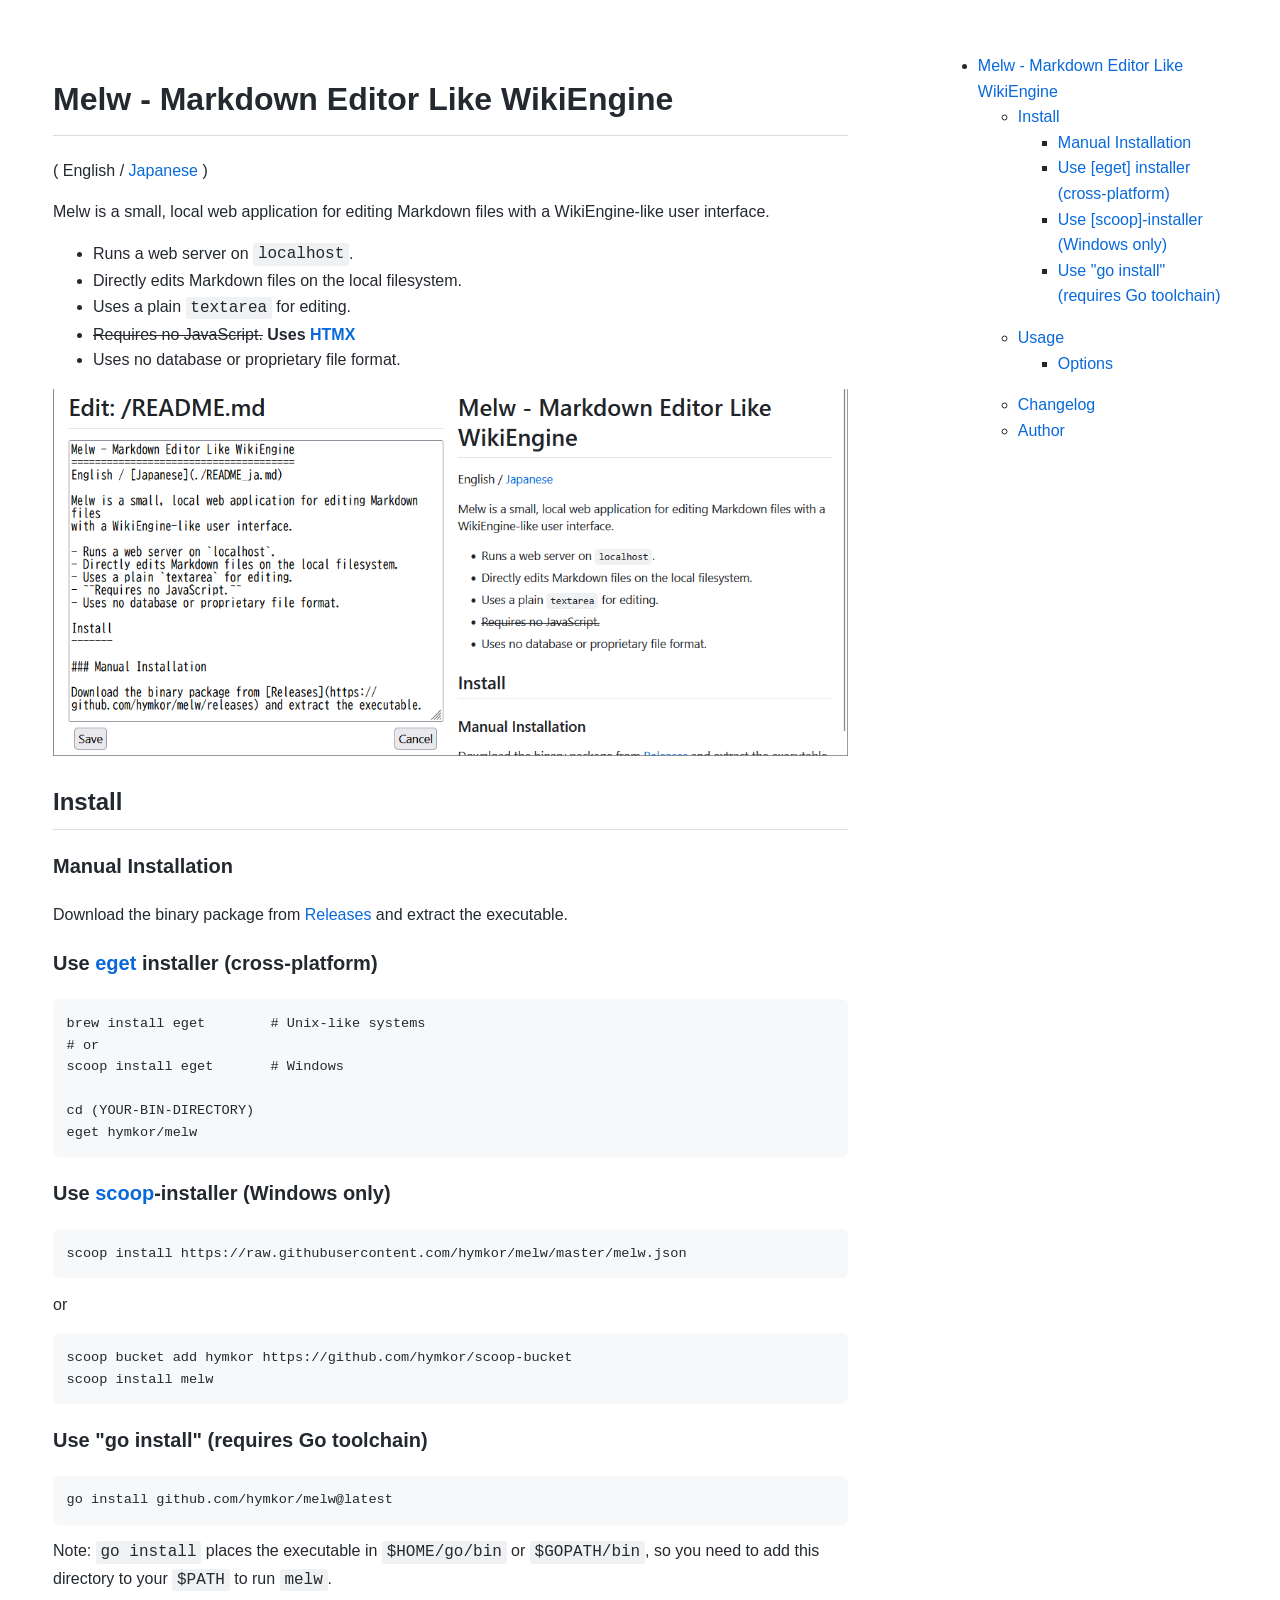
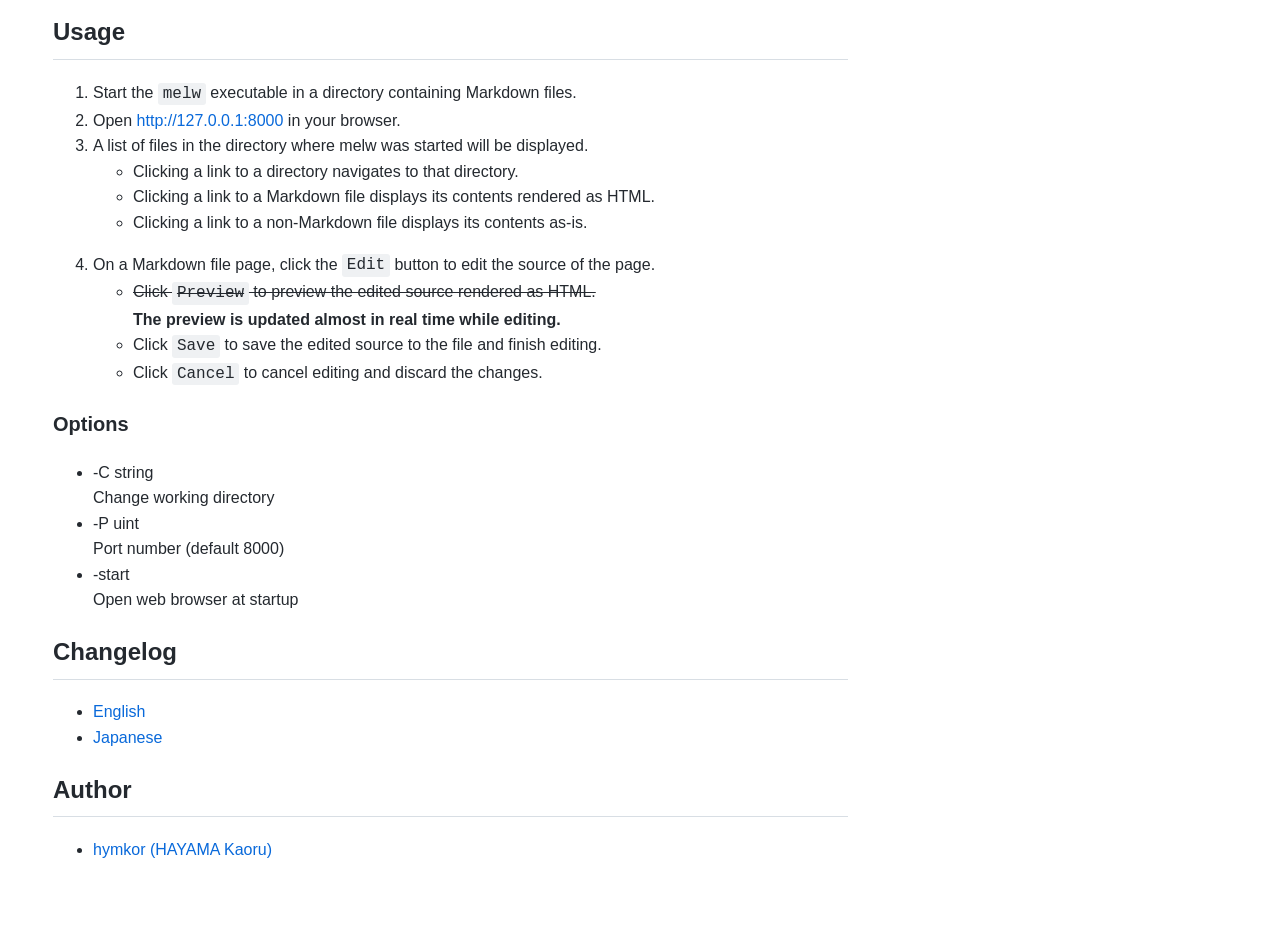
<file: docs/index.html>
<!DOCTYPE html><html><head>
<title>Melw - Markdown Editor Like WikiEngine</title>
<style type="text/css">
.markdown-body {
    font-family: -apple-system,BlinkMacSystemFont,"Segoe UI","Noto Sans",Helvetica,Arial,sans-serif,"Apple Color Emoji","Segoe UI Emoji";
    font-size: 16px;
    line-height: 1.6;
    color: #24292f;
    max-width: 900px;
    margin: auto;
}

.markdown-body h1,
.markdown-body h2 {
    border-bottom: 1px solid #d8dee4;
    padding-bottom: .3em;
    font-weight: 600;
}

.markdown-body h1 { font-size: 2em; }
.markdown-body h2 { font-size: 1.5em; }
.markdown-body h3 {
    font-size: 1.25em;
    font-weight: 600;
}

.markdown-body b,
.markdown-body strong {
    font-weight: 600;
}

.markdown-body p,
.markdown-body ul,
.markdown-body ol {
    margin: 0 0 1em;
}

.markdown-body a {
    color: #0969da;
    text-decoration: none;
}

.markdown-body a:hover {
    text-decoration: underline;
}

.markdown-body blockquote {
    margin: 0 0 1em;
    padding: 0 1em;
    color: #57606a;
    border-left: 4px solid #d0d7de;
}

.markdown-body pre {
    padding: 1em;
    overflow-x: auto;
    background: #f6f8fa;
    border-radius: 6px;
    font-size: 85%;
}

.markdown-body code {
    background: #eff1f3;
    padding: .15em .3em;
    border-radius: 3px;
}

.markdown-body pre code {
    background: none;
    padding: 0;
}

.markdown-body table {
    border-collapse: collapse;
    display: block;
    overflow-x: auto;
}

.markdown-body th,
.markdown-body td {
    border: 1px solid #d0d7de;
    padding: .4em .8em;
}

.markdown-body th {
    background: #f6f8fa;
}

.markdown-body img {
    max-width: 100%;
}

.markdown-body hr {
    border: 0;
    border-top: 1px solid #d8dee4;
}

.markdown-body tt,
.markdown-body code,
.markdown-body pre {
  font-family: ui-monospace, SFMono-Regular, SF Mono, Menlo, Consolas, Liberation Mono, monospace;
}
.markdown-body {
  box-sizing: border-box;
  max-width: 980px;
  margin: 0 auto;
  padding: 45px;
}
body{
  display:flex;
  overflow-y: scroll;
}
@media screen{
  div.sidebar{ width:30% }
  div.main{ width:70% }
}

@media print{
  div.sidebar,div.footer{ display:none }
  div.main{ width:100% }
}
a.permalink{
  font-size: 0.75em;
  vertical-align: super;
  text-decoration: none;
  margin-left: 0.3em;
  color: #888;
}
a.permalink:hover{
  color: #000;
  text-decoration: underline;
}

</style>
</head><body>
<div class="main markdown-body">
<h1 id="melw---markdown-editor-like-wikiengine">Melw - Markdown Editor Like WikiEngine</h1>
<p>( English / <a href="./index_ja.html">Japanese</a> )</p>
<p>Melw is a small, local web application for editing Markdown files
with a WikiEngine-like user interface.</p>
<ul>
<li>Runs a web server on <code>localhost</code>.</li>
<li>Directly edits Markdown files on the local filesystem.</li>
<li>Uses a plain <code>textarea</code> for editing.</li>
<li><del>Requires no JavaScript.</del> <strong>Uses <a href="https://htmx.org/">HTMX</a></strong></li>
<li>Uses no database or proprietary file format.</li>
</ul>
<p><img src="image.png" alt="" /></p>
<h2 id="install">Install</h2>
<h3 id="manual-installation">Manual Installation</h3>
<p>Download the binary package from <a href="https://github.com/hymkor/melw/releases">Releases</a> and extract the executable.</p>
<!-- go run github.com/hymkor/example-into-readme/cmd/how2install@master | -->
<h3 id="use-eget-installer-cross-platform">Use <a href="https://github.com/zyedidia/eget">eget</a> installer (cross-platform)</h3>
<pre><code class="language-sh">brew install eget        # Unix-like systems
# or
scoop install eget       # Windows

cd (YOUR-BIN-DIRECTORY)
eget hymkor/melw
</code></pre>
<h3 id="use-scoop-installer-windows-only">Use <a href="https://scoop.sh/">scoop</a>-installer (Windows only)</h3>
<pre><code>scoop install https://raw.githubusercontent.com/hymkor/melw/master/melw.json
</code></pre>
<p>or</p>
<pre><code>scoop bucket add hymkor https://github.com/hymkor/scoop-bucket
scoop install melw
</code></pre>
<h3 id="use-go-install-requires-go-toolchain">Use &quot;go install&quot; (requires Go toolchain)</h3>
<pre><code>go install github.com/hymkor/melw@latest
</code></pre>
<p>Note: <code>go install</code> places the executable in <code>$HOME/go/bin</code> or <code>$GOPATH/bin</code>, so you need to add this directory to your <code>$PATH</code> to run <code>melw</code>.</p>
<!-- -->
<h2 id="usage">Usage</h2>
<ol>
<li>Start the <code>melw</code> executable in a directory containing Markdown files.</li>
<li>Open <a href="http://127.0.0.1:8000">http://127.0.0.1:8000</a> in your browser.</li>
<li>A list of files in the directory where melw was started will be displayed.
<ul>
<li>Clicking a link to a directory navigates to that directory.</li>
<li>Clicking a link to a Markdown file displays its contents rendered as HTML.</li>
<li>Clicking a link to a non-Markdown file displays its contents as-is.</li>
</ul>
</li>
<li>On a Markdown file page, click the <code>Edit</code> button to edit the source of the page.
<ul>
<li><del>Click <code>Preview</code> to preview the edited source rendered as HTML.</del><br />
<strong>The preview is updated almost in real time while editing.</strong></li>
<li>Click <code>Save</code> to save the edited source to the file and finish editing.</li>
<li>Click <code>Cancel</code> to cancel editing and discard the changes.</li>
</ul>
</li>
</ol>
<h3 id="options">Options</h3>
<ul>
<li>-C string<br />
Change working directory</li>
<li>-P uint<br />
Port number (default 8000)</li>
<li>-start<br />
Open web browser at startup</li>
</ul>
<h2 id="changelog">Changelog</h2>
<ul>
<li><a href="CHANGELOG.html">English</a></li>
<li><a href="CHANGELOG_ja.html">Japanese</a></li>
</ul>
<h2 id="author">Author</h2>
<ul>
<li><a href="https://github.com/hymkor">hymkor (HAYAMA Kaoru)</a></li>
</ul>
</div><!-- "main" -->
<div class="sidebar markdown-body">
<ul>
<li><a href="#melw-markdown-editor-like-wikiengine">Melw - Markdown Editor Like WikiEngine</a>
<ul>
<li><a href="#install">Install</a>
<ul>
<li><a href="#manual-installation">Manual Installation</a></li>
<li><a href="#use-eget-installer-cross-platform">Use [eget] installer (cross-platform)</a></li>
<li><a href="#use-scoop-installer-windows-only">Use [scoop]-installer (Windows only)</a></li>
<li><a href="#use-go-install-requires-go-toolchain">Use &quot;go install&quot; (requires Go toolchain)</a></li>
</ul>
</li>
<li><a href="#usage">Usage</a>
<ul>
<li><a href="#options">Options</a></li>
</ul>
</li>
<li><a href="#changelog">Changelog</a></li>
<li><a href="#author">Author</a></li>
</ul>
</li>
</ul>
</div><!-- "sidebar" -->
</body></html>
</file>
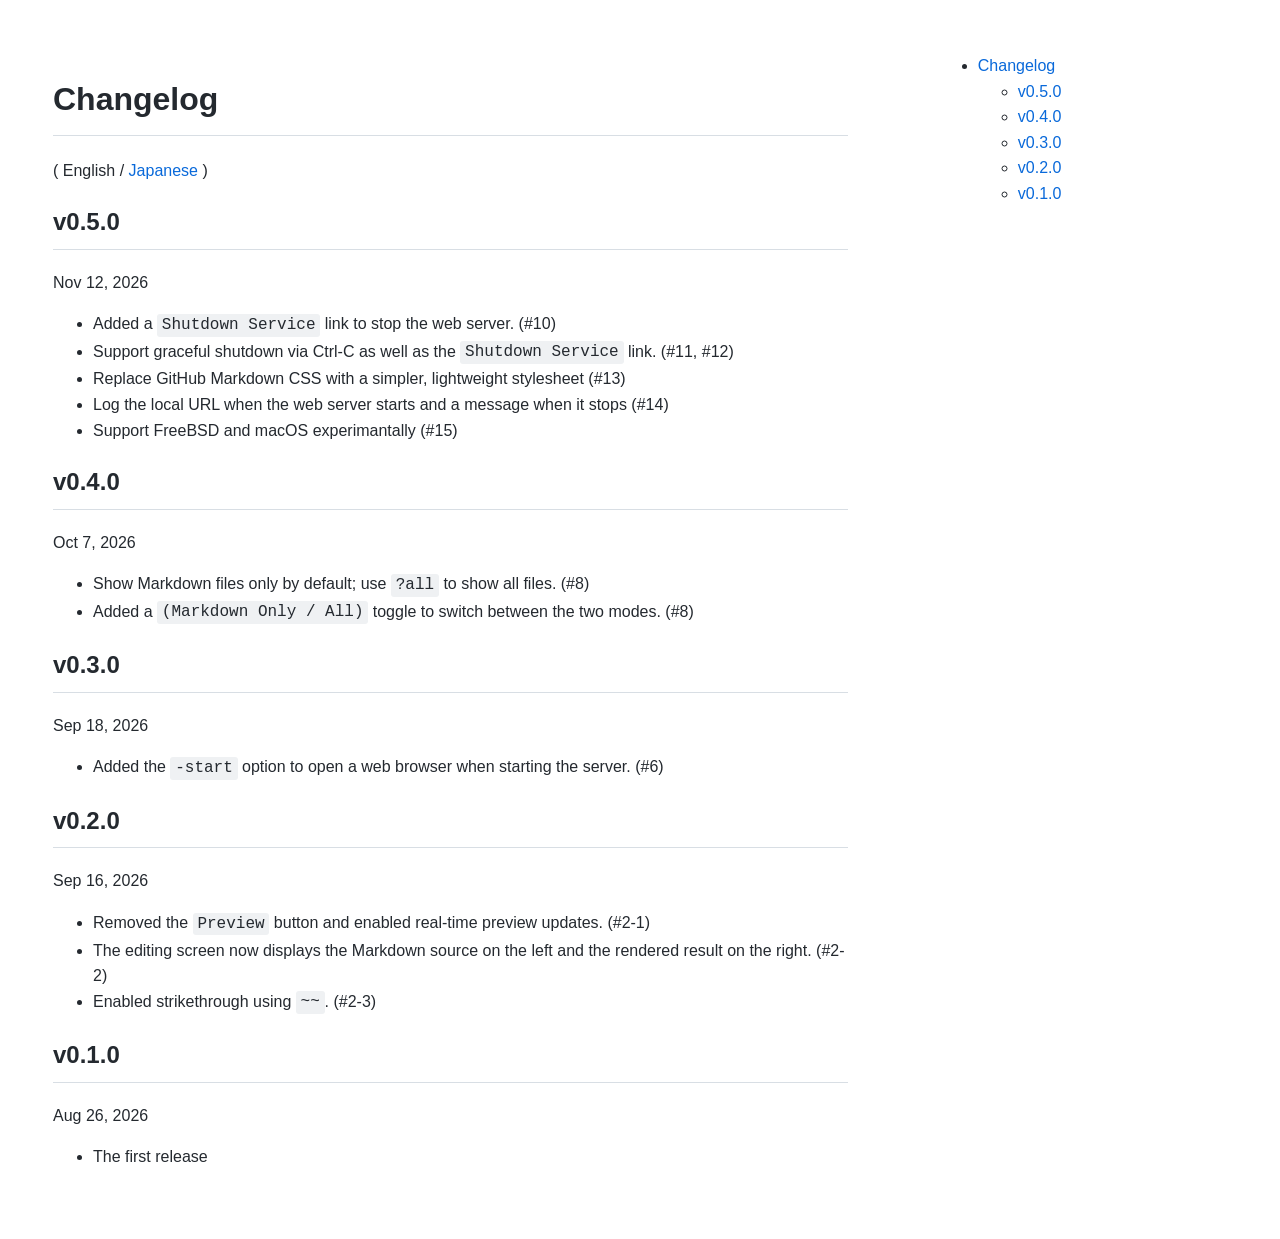
<file: docs/CHANGELOG.html>
<!DOCTYPE html><html><head>
<title>Changelog</title>
<style type="text/css">
.markdown-body {
    font-family: -apple-system,BlinkMacSystemFont,"Segoe UI","Noto Sans",Helvetica,Arial,sans-serif,"Apple Color Emoji","Segoe UI Emoji";
    font-size: 16px;
    line-height: 1.6;
    color: #24292f;
    max-width: 900px;
    margin: auto;
}

.markdown-body h1,
.markdown-body h2 {
    border-bottom: 1px solid #d8dee4;
    padding-bottom: .3em;
    font-weight: 600;
}

.markdown-body h1 { font-size: 2em; }
.markdown-body h2 { font-size: 1.5em; }
.markdown-body h3 {
    font-size: 1.25em;
    font-weight: 600;
}

.markdown-body b,
.markdown-body strong {
    font-weight: 600;
}

.markdown-body p,
.markdown-body ul,
.markdown-body ol {
    margin: 0 0 1em;
}

.markdown-body a {
    color: #0969da;
    text-decoration: none;
}

.markdown-body a:hover {
    text-decoration: underline;
}

.markdown-body blockquote {
    margin: 0 0 1em;
    padding: 0 1em;
    color: #57606a;
    border-left: 4px solid #d0d7de;
}

.markdown-body pre {
    padding: 1em;
    overflow-x: auto;
    background: #f6f8fa;
    border-radius: 6px;
    font-size: 85%;
}

.markdown-body code {
    background: #eff1f3;
    padding: .15em .3em;
    border-radius: 3px;
}

.markdown-body pre code {
    background: none;
    padding: 0;
}

.markdown-body table {
    border-collapse: collapse;
    display: block;
    overflow-x: auto;
}

.markdown-body th,
.markdown-body td {
    border: 1px solid #d0d7de;
    padding: .4em .8em;
}

.markdown-body th {
    background: #f6f8fa;
}

.markdown-body img {
    max-width: 100%;
}

.markdown-body hr {
    border: 0;
    border-top: 1px solid #d8dee4;
}

.markdown-body tt,
.markdown-body code,
.markdown-body pre {
  font-family: ui-monospace, SFMono-Regular, SF Mono, Menlo, Consolas, Liberation Mono, monospace;
}
.markdown-body {
  box-sizing: border-box;
  max-width: 980px;
  margin: 0 auto;
  padding: 45px;
}
body{
  display:flex;
  overflow-y: scroll;
}
@media screen{
  div.sidebar{ width:30% }
  div.main{ width:70% }
}

@media print{
  div.sidebar,div.footer{ display:none }
  div.main{ width:100% }
}
a.permalink{
  font-size: 0.75em;
  vertical-align: super;
  text-decoration: none;
  margin-left: 0.3em;
  color: #888;
}
a.permalink:hover{
  color: #000;
  text-decoration: underline;
}

</style>
</head><body>
<div class="main markdown-body">
<h1 id="changelog">Changelog</h1>
<p>( English / <a href="./CHANGELOG_ja.html">Japanese</a> )</p>
<h2 id="v050">v0.5.0</h2>
<p>Nov 12, 2026</p>
<ul>
<li>Added a <code>Shutdown Service</code> link to stop the web server. (#10)</li>
<li>Support graceful shutdown via Ctrl-C as well as the <code>Shutdown Service</code> link. (#11, #12)</li>
<li>Replace GitHub Markdown CSS with a simpler, lightweight stylesheet (#13)</li>
<li>Log the local URL when the web server starts and a message when it stops (#14)</li>
<li>Support FreeBSD and macOS experimantally (#15)</li>
</ul>
<h2 id="v040">v0.4.0</h2>
<p>Oct 7, 2026</p>
<ul>
<li>Show Markdown files only by default; use <code>?all</code> to show all files. (#8)</li>
<li>Added a <code>(Markdown Only / All)</code> toggle to switch between the two modes. (#8)</li>
</ul>
<h2 id="v030">v0.3.0</h2>
<p>Sep 18, 2026</p>
<ul>
<li>Added the <code>-start</code> option to open a web browser when starting the server. (#6)</li>
</ul>
<h2 id="v020">v0.2.0</h2>
<p>Sep 16, 2026</p>
<ul>
<li>Removed the <code>Preview</code> button and enabled real-time preview updates. (#2-1)</li>
<li>The editing screen now displays the Markdown source on the left and the rendered result on the right. (#2-2)</li>
<li>Enabled strikethrough using <code>~~</code>. (#2-3)</li>
</ul>
<h2 id="v010">v0.1.0</h2>
<p>Aug 26, 2026</p>
<ul>
<li>The first release</li>
</ul>
</div><!-- "main" -->
<div class="sidebar markdown-body">
<ul>
<li><a href="#changelog">Changelog</a>
<ul>
<li><a href="#v050">v0.5.0</a></li>
<li><a href="#v040">v0.4.0</a></li>
<li><a href="#v030">v0.3.0</a></li>
<li><a href="#v020">v0.2.0</a></li>
<li><a href="#v010">v0.1.0</a></li>
</ul>
</li>
</ul>
</div><!-- "sidebar" -->
</body></html>
</file>
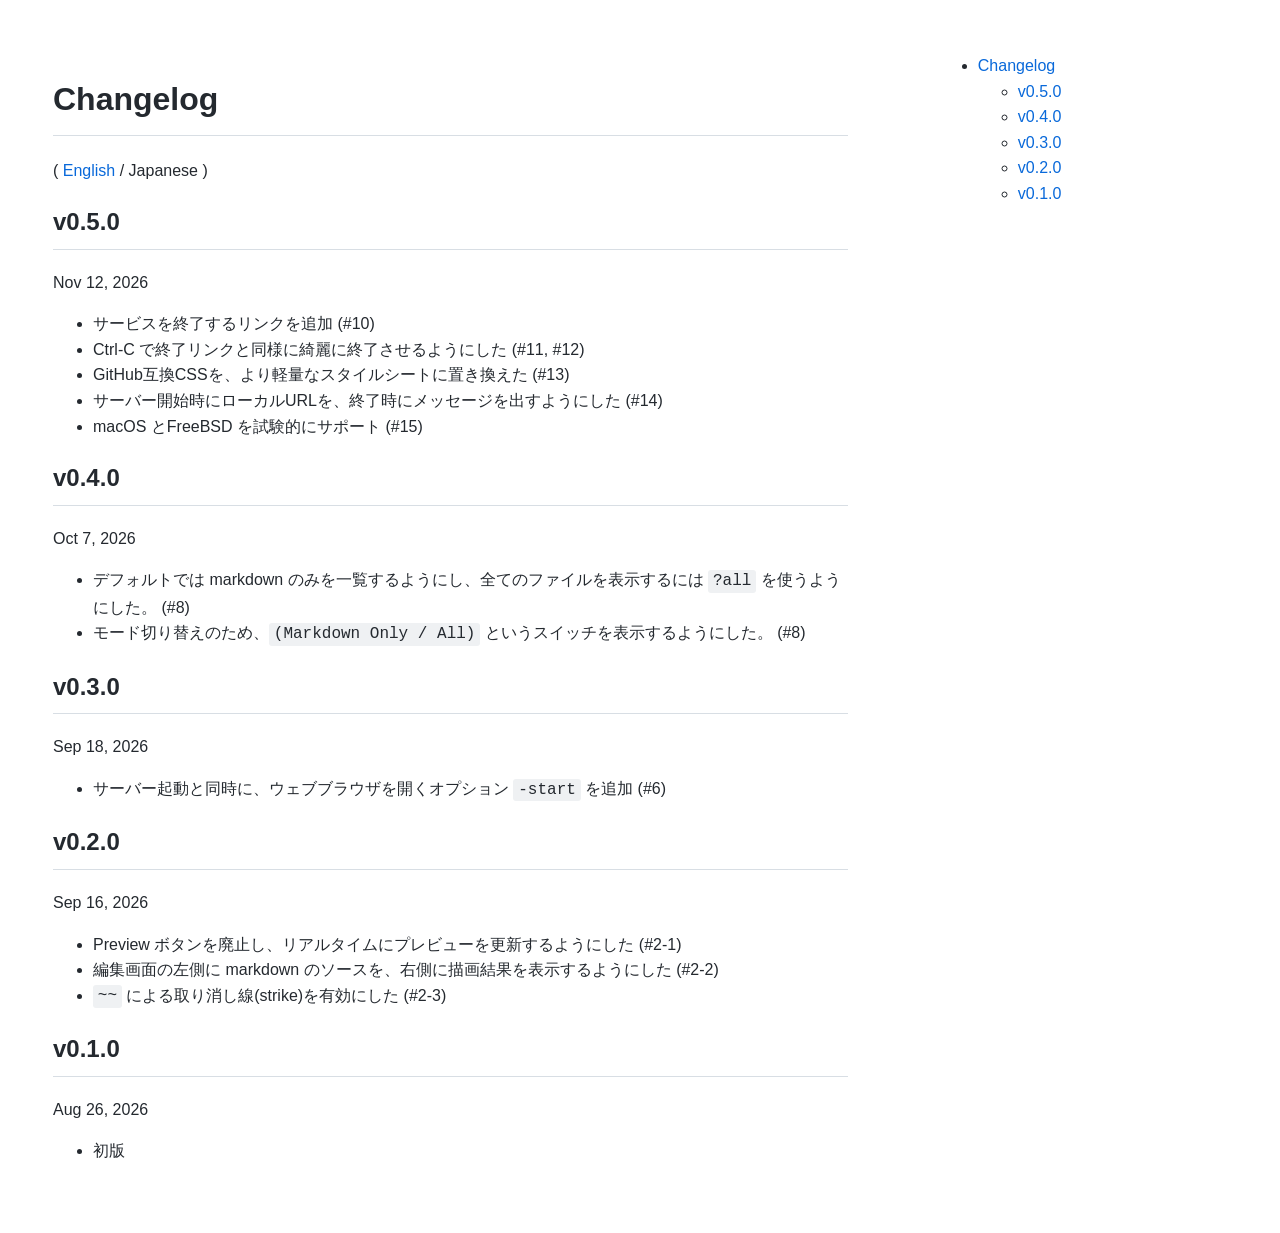
<file: docs/CHANGELOG_ja.html>
<!DOCTYPE html><html><head>
<title>Changelog</title>
<style type="text/css">
.markdown-body {
    font-family: -apple-system,BlinkMacSystemFont,"Segoe UI","Noto Sans",Helvetica,Arial,sans-serif,"Apple Color Emoji","Segoe UI Emoji";
    font-size: 16px;
    line-height: 1.6;
    color: #24292f;
    max-width: 900px;
    margin: auto;
}

.markdown-body h1,
.markdown-body h2 {
    border-bottom: 1px solid #d8dee4;
    padding-bottom: .3em;
    font-weight: 600;
}

.markdown-body h1 { font-size: 2em; }
.markdown-body h2 { font-size: 1.5em; }
.markdown-body h3 {
    font-size: 1.25em;
    font-weight: 600;
}

.markdown-body b,
.markdown-body strong {
    font-weight: 600;
}

.markdown-body p,
.markdown-body ul,
.markdown-body ol {
    margin: 0 0 1em;
}

.markdown-body a {
    color: #0969da;
    text-decoration: none;
}

.markdown-body a:hover {
    text-decoration: underline;
}

.markdown-body blockquote {
    margin: 0 0 1em;
    padding: 0 1em;
    color: #57606a;
    border-left: 4px solid #d0d7de;
}

.markdown-body pre {
    padding: 1em;
    overflow-x: auto;
    background: #f6f8fa;
    border-radius: 6px;
    font-size: 85%;
}

.markdown-body code {
    background: #eff1f3;
    padding: .15em .3em;
    border-radius: 3px;
}

.markdown-body pre code {
    background: none;
    padding: 0;
}

.markdown-body table {
    border-collapse: collapse;
    display: block;
    overflow-x: auto;
}

.markdown-body th,
.markdown-body td {
    border: 1px solid #d0d7de;
    padding: .4em .8em;
}

.markdown-body th {
    background: #f6f8fa;
}

.markdown-body img {
    max-width: 100%;
}

.markdown-body hr {
    border: 0;
    border-top: 1px solid #d8dee4;
}

.markdown-body tt,
.markdown-body code,
.markdown-body pre {
  font-family: ui-monospace, SFMono-Regular, SF Mono, Menlo, Consolas, Liberation Mono, monospace;
}
.markdown-body {
  box-sizing: border-box;
  max-width: 980px;
  margin: 0 auto;
  padding: 45px;
}
body{
  display:flex;
  overflow-y: scroll;
}
@media screen{
  div.sidebar{ width:30% }
  div.main{ width:70% }
}

@media print{
  div.sidebar,div.footer{ display:none }
  div.main{ width:100% }
}
a.permalink{
  font-size: 0.75em;
  vertical-align: super;
  text-decoration: none;
  margin-left: 0.3em;
  color: #888;
}
a.permalink:hover{
  color: #000;
  text-decoration: underline;
}

</style>
</head><body>
<div class="main markdown-body">
<h1 id="changelog">Changelog</h1>
<p>( <a href="./CHANGELOG.html">English</a> / Japanese )</p>
<h2 id="v050">v0.5.0</h2>
<p>Nov 12, 2026</p>
<ul>
<li>サービスを終了するリンクを追加 (#10)</li>
<li>Ctrl-C で終了リンクと同様に綺麗に終了させるようにした (#11, #12)</li>
<li>GitHub互換CSSを、より軽量なスタイルシートに置き換えた (#13)</li>
<li>サーバー開始時にローカルURLを、終了時にメッセージを出すようにした (#14)</li>
<li>macOS とFreeBSD を試験的にサポート (#15)</li>
</ul>
<h2 id="v040">v0.4.0</h2>
<p>Oct 7, 2026</p>
<ul>
<li>デフォルトでは markdown のみを一覧するようにし、全てのファイルを表示するには <code>?all</code> を使うようにした。 (#8)</li>
<li>モード切り替えのため、<code>(Markdown Only / All)</code> というスイッチを表示するようにした。 (#8)</li>
</ul>
<h2 id="v030">v0.3.0</h2>
<p>Sep 18, 2026</p>
<ul>
<li>サーバー起動と同時に、ウェブブラウザを開くオプション <code>-start</code> を追加 (#6)</li>
</ul>
<h2 id="v020">v0.2.0</h2>
<p>Sep 16, 2026</p>
<ul>
<li>Preview ボタンを廃止し、リアルタイムにプレビューを更新するようにした (#2-1)</li>
<li>編集画面の左側に markdown のソースを、右側に描画結果を表示するようにした (#2-2)</li>
<li><code>~~</code> による取り消し線(strike)を有効にした (#2-3)</li>
</ul>
<h2 id="v010">v0.1.0</h2>
<p>Aug 26, 2026</p>
<ul>
<li>初版</li>
</ul>
</div><!-- "main" -->
<div class="sidebar markdown-body">
<ul>
<li><a href="#changelog">Changelog</a>
<ul>
<li><a href="#v050">v0.5.0</a></li>
<li><a href="#v040">v0.4.0</a></li>
<li><a href="#v030">v0.3.0</a></li>
<li><a href="#v020">v0.2.0</a></li>
<li><a href="#v010">v0.1.0</a></li>
</ul>
</li>
</ul>
</div><!-- "sidebar" -->
</body></html>
</file>
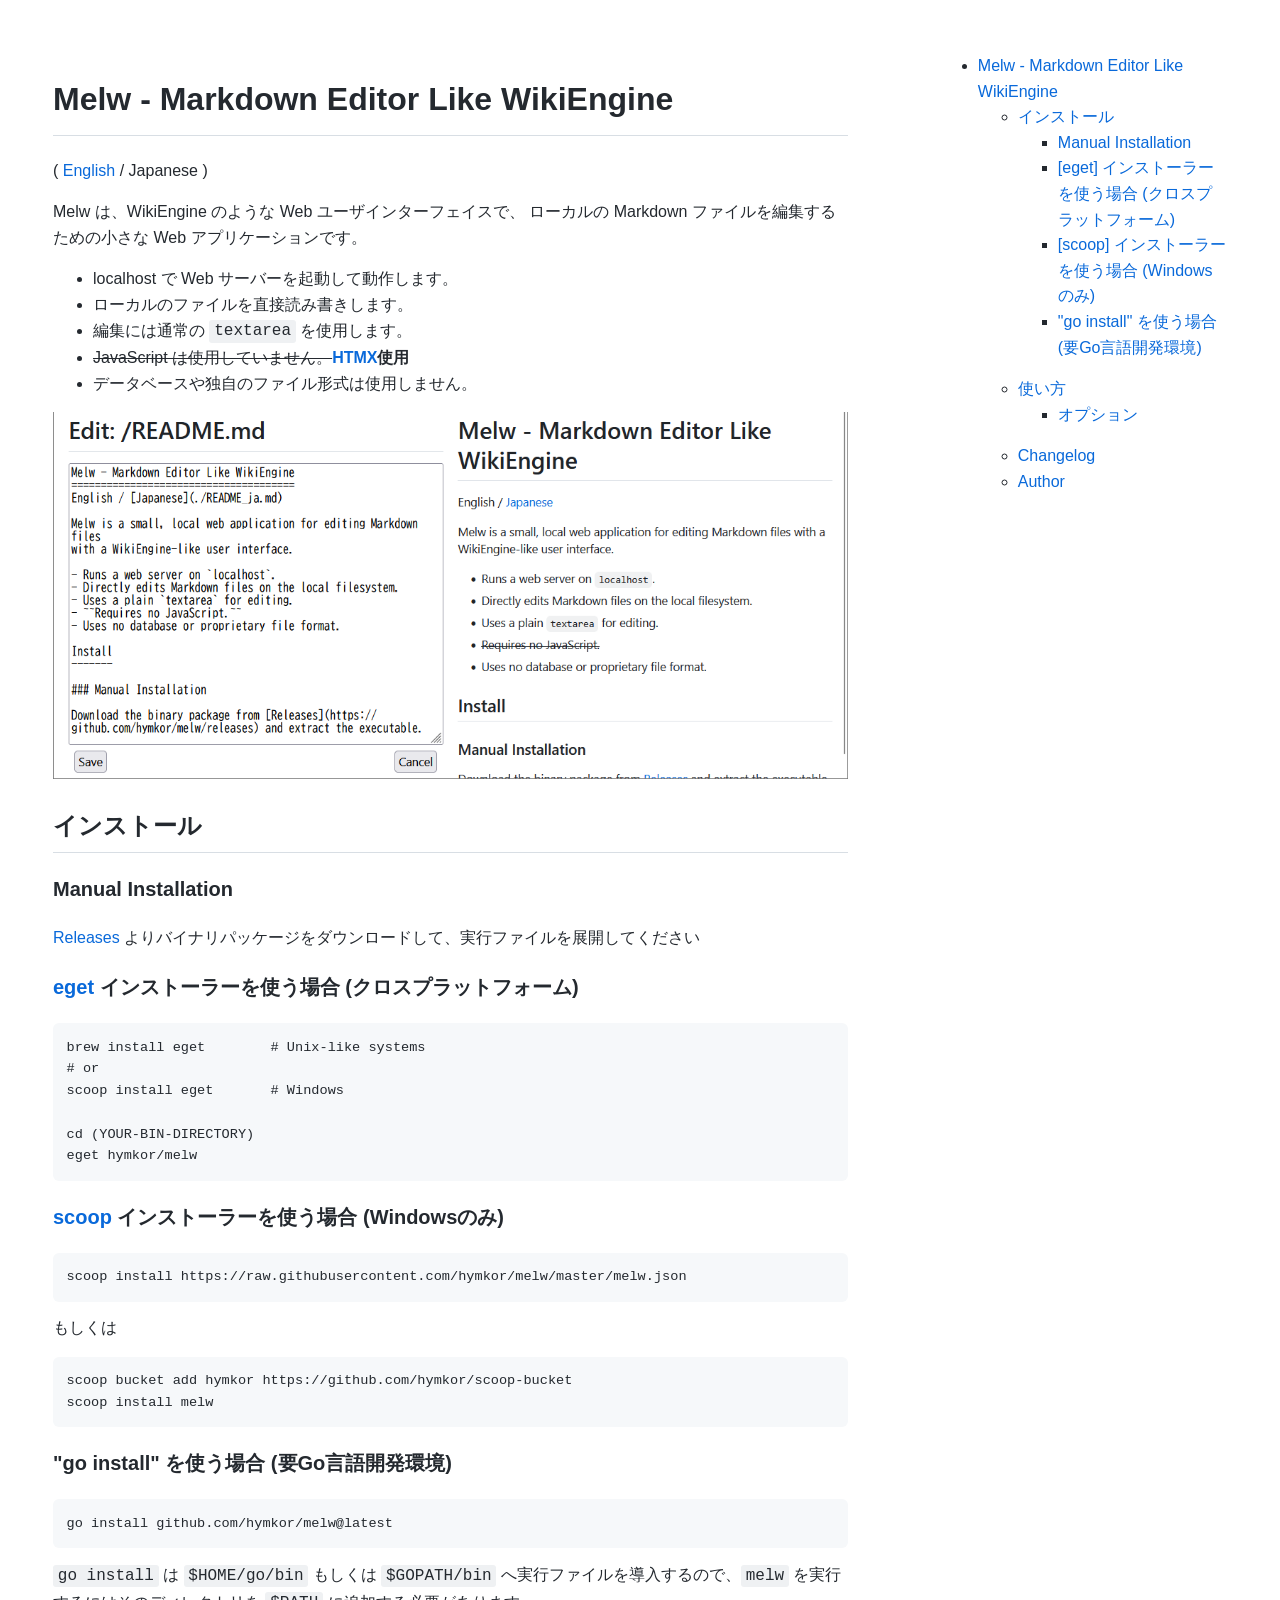
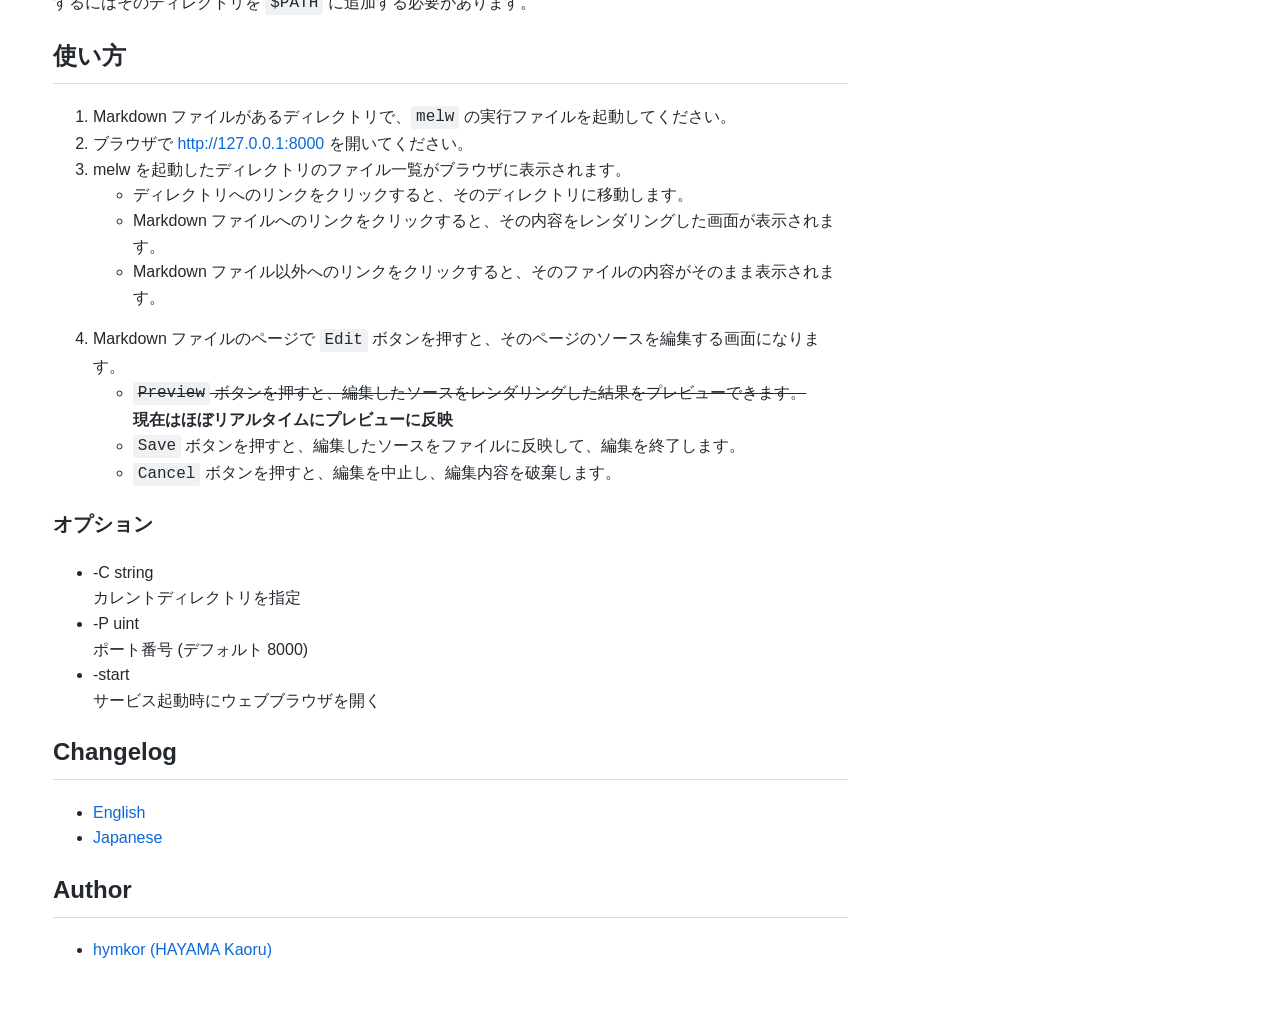
<file: docs/index_ja.html>
<!DOCTYPE html><html><head>
<title>Melw - Markdown Editor Like WikiEngine</title>
<style type="text/css">
.markdown-body {
    font-family: -apple-system,BlinkMacSystemFont,"Segoe UI","Noto Sans",Helvetica,Arial,sans-serif,"Apple Color Emoji","Segoe UI Emoji";
    font-size: 16px;
    line-height: 1.6;
    color: #24292f;
    max-width: 900px;
    margin: auto;
}

.markdown-body h1,
.markdown-body h2 {
    border-bottom: 1px solid #d8dee4;
    padding-bottom: .3em;
    font-weight: 600;
}

.markdown-body h1 { font-size: 2em; }
.markdown-body h2 { font-size: 1.5em; }
.markdown-body h3 {
    font-size: 1.25em;
    font-weight: 600;
}

.markdown-body b,
.markdown-body strong {
    font-weight: 600;
}

.markdown-body p,
.markdown-body ul,
.markdown-body ol {
    margin: 0 0 1em;
}

.markdown-body a {
    color: #0969da;
    text-decoration: none;
}

.markdown-body a:hover {
    text-decoration: underline;
}

.markdown-body blockquote {
    margin: 0 0 1em;
    padding: 0 1em;
    color: #57606a;
    border-left: 4px solid #d0d7de;
}

.markdown-body pre {
    padding: 1em;
    overflow-x: auto;
    background: #f6f8fa;
    border-radius: 6px;
    font-size: 85%;
}

.markdown-body code {
    background: #eff1f3;
    padding: .15em .3em;
    border-radius: 3px;
}

.markdown-body pre code {
    background: none;
    padding: 0;
}

.markdown-body table {
    border-collapse: collapse;
    display: block;
    overflow-x: auto;
}

.markdown-body th,
.markdown-body td {
    border: 1px solid #d0d7de;
    padding: .4em .8em;
}

.markdown-body th {
    background: #f6f8fa;
}

.markdown-body img {
    max-width: 100%;
}

.markdown-body hr {
    border: 0;
    border-top: 1px solid #d8dee4;
}

.markdown-body tt,
.markdown-body code,
.markdown-body pre {
  font-family: ui-monospace, SFMono-Regular, SF Mono, Menlo, Consolas, Liberation Mono, monospace;
}
.markdown-body {
  box-sizing: border-box;
  max-width: 980px;
  margin: 0 auto;
  padding: 45px;
}
body{
  display:flex;
  overflow-y: scroll;
}
@media screen{
  div.sidebar{ width:30% }
  div.main{ width:70% }
}

@media print{
  div.sidebar,div.footer{ display:none }
  div.main{ width:100% }
}
a.permalink{
  font-size: 0.75em;
  vertical-align: super;
  text-decoration: none;
  margin-left: 0.3em;
  color: #888;
}
a.permalink:hover{
  color: #000;
  text-decoration: underline;
}

</style>
</head><body>
<div class="main markdown-body">
<h1 id="melw---markdown-editor-like-wikiengine">Melw - Markdown Editor Like WikiEngine</h1>
<p>( <a href="./index.html">English</a> / Japanese )</p>
<p>Melw は、WikiEngine のような Web ユーザインターフェイスで、
ローカルの Markdown ファイルを編集するための小さな Web アプリケーションです。</p>
<ul>
<li>localhost で Web サーバーを起動して動作します。</li>
<li>ローカルのファイルを直接読み書きします。</li>
<li>編集には通常の <code>textarea</code> を使用します。</li>
<li><del>JavaScript は使用していません。</del><strong><a href="https://htmx.org/">HTMX</a>使用</strong></li>
<li>データベースや独自のファイル形式は使用しません。</li>
</ul>
<p><img src="image.png" alt="" /></p>
<h2 id="%E3%82%A4%E3%83%B3%E3%82%B9%E3%83%88%E3%83%BC%E3%83%AB">インストール</h2>
<h3 id="manual-installation">Manual Installation</h3>
<p><a href="https://github.com/hymkor/melw/releases">Releases</a> よりバイナリパッケージをダウンロードして、実行ファイルを展開してください</p>
<!-- go run github.com/hymkor/example-into-readme/cmd/how2install@master ja | -->
<h3 id="eget-%E3%82%A4%E3%83%B3%E3%82%B9%E3%83%88%E3%83%BC%E3%83%A9%E3%83%BC%E3%82%92%E4%BD%BF%E3%81%86%E5%A0%B4%E5%90%88-%E3%82%AF%E3%83%AD%E3%82%B9%E3%83%97%E3%83%A9%E3%83%83%E3%83%88%E3%83%95%E3%82%A9%E3%83%BC%E3%83%A0"><a href="https://github.com/zyedidia/eget">eget</a> インストーラーを使う場合 (クロスプラットフォーム)</h3>
<pre><code class="language-sh">brew install eget        # Unix-like systems
# or
scoop install eget       # Windows

cd (YOUR-BIN-DIRECTORY)
eget hymkor/melw
</code></pre>
<h3 id="scoop-%E3%82%A4%E3%83%B3%E3%82%B9%E3%83%88%E3%83%BC%E3%83%A9%E3%83%BC%E3%82%92%E4%BD%BF%E3%81%86%E5%A0%B4%E5%90%88-windows%E3%81%AE%E3%81%BF"><a href="https://scoop.sh/">scoop</a> インストーラーを使う場合 (Windowsのみ)</h3>
<pre><code>scoop install https://raw.githubusercontent.com/hymkor/melw/master/melw.json
</code></pre>
<p>もしくは</p>
<pre><code>scoop bucket add hymkor https://github.com/hymkor/scoop-bucket
scoop install melw
</code></pre>
<h3 id="go-install-%E3%82%92%E4%BD%BF%E3%81%86%E5%A0%B4%E5%90%88-%E8%A6%81go%E8%A8%80%E8%AA%9E%E9%96%8B%E7%99%BA%E7%92%B0%E5%A2%83">&quot;go install&quot; を使う場合 (要Go言語開発環境)</h3>
<pre><code>go install github.com/hymkor/melw@latest
</code></pre>
<p><code>go install</code> は <code>$HOME/go/bin</code> もしくは <code>$GOPATH/bin</code> へ実行ファイルを導入するので、<code>melw</code> を実行するにはそのディレクトリを <code>$PATH</code> に追加する必要があります。</p>
<!-- -->
<h2 id="%E4%BD%BF%E3%81%84%E6%96%B9">使い方</h2>
<ol>
<li>Markdown ファイルがあるディレクトリで、<code>melw</code> の実行ファイルを起動してください。</li>
<li>ブラウザで <a href="http://127.0.0.1:8000">http://127.0.0.1:8000</a> を開いてください。</li>
<li>melw を起動したディレクトリのファイル一覧がブラウザに表示されます。
<ul>
<li>ディレクトリへのリンクをクリックすると、そのディレクトリに移動します。</li>
<li>Markdown ファイルへのリンクをクリックすると、その内容をレンダリングした画面が表示されます。</li>
<li>Markdown ファイル以外へのリンクをクリックすると、そのファイルの内容がそのまま表示されます。</li>
</ul>
</li>
<li>Markdown ファイルのページで <code>Edit</code> ボタンを押すと、そのページのソースを編集する画面になります。
<ul>
<li><del><code>Preview</code> ボタンを押すと、編集したソースをレンダリングした結果をプレビューできます。</del><br />
<strong>現在はほぼリアルタイムにプレビューに反映</strong></li>
<li><code>Save</code> ボタンを押すと、編集したソースをファイルに反映して、編集を終了します。</li>
<li><code>Cancel</code> ボタンを押すと、編集を中止し、編集内容を破棄します。</li>
</ul>
</li>
</ol>
<h3 id="%E3%82%AA%E3%83%97%E3%82%B7%E3%83%A7%E3%83%B3">オプション</h3>
<ul>
<li>-C string<br />
カレントディレクトリを指定</li>
<li>-P uint<br />
ポート番号 (デフォルト 8000)</li>
<li>-start<br />
サービス起動時にウェブブラウザを開く</li>
</ul>
<h2 id="changelog">Changelog</h2>
<ul>
<li><a href="CHANGELOG.html">English</a></li>
<li><a href="CHANGELOG_ja.html">Japanese</a></li>
</ul>
<h2 id="author">Author</h2>
<ul>
<li><a href="https://github.com/hymkor">hymkor (HAYAMA Kaoru)</a></li>
</ul>
</div><!-- "main" -->
<div class="sidebar markdown-body">
<ul>
<li><a href="#melw-markdown-editor-like-wikiengine">Melw - Markdown Editor Like WikiEngine</a>
<ul>
<li><a href="#%E3%82%A4%E3%83%B3%E3%82%B9%E3%83%88%E3%83%BC%E3%83%AB">インストール</a>
<ul>
<li><a href="#manual-installation">Manual Installation</a></li>
<li><a href="#eget-%E3%82%A4%E3%83%B3%E3%82%B9%E3%83%88%E3%83%BC%E3%83%A9%E3%83%BC%E3%82%92%E4%BD%BF%E3%81%86%E5%A0%B4%E5%90%88-%E3%82%AF%E3%83%AD%E3%82%B9%E3%83%97%E3%83%A9%E3%83%83%E3%83%88%E3%83%95%E3%82%A9%E3%83%BC%E3%83%A0">[eget] インストーラーを使う場合 (クロスプラットフォーム)</a></li>
<li><a href="#scoop-%E3%82%A4%E3%83%B3%E3%82%B9%E3%83%88%E3%83%BC%E3%83%A9%E3%83%BC%E3%82%92%E4%BD%BF%E3%81%86%E5%A0%B4%E5%90%88-windows%E3%81%AE%E3%81%BF">[scoop] インストーラーを使う場合 (Windowsのみ)</a></li>
<li><a href="#go-install-%E3%82%92%E4%BD%BF%E3%81%86%E5%A0%B4%E5%90%88-%E8%A6%81go%E8%A8%80%E8%AA%9E%E9%96%8B%E7%99%BA%E7%92%B0%E5%A2%83">&quot;go install&quot; を使う場合 (要Go言語開発環境)</a></li>
</ul>
</li>
<li><a href="#%E4%BD%BF%E3%81%84%E6%96%B9">使い方</a>
<ul>
<li><a href="#%E3%82%AA%E3%83%97%E3%82%B7%E3%83%A7%E3%83%B3">オプション</a></li>
</ul>
</li>
<li><a href="#changelog">Changelog</a></li>
<li><a href="#author">Author</a></li>
</ul>
</li>
</ul>
</div><!-- "sidebar" -->
</body></html>
</file>
